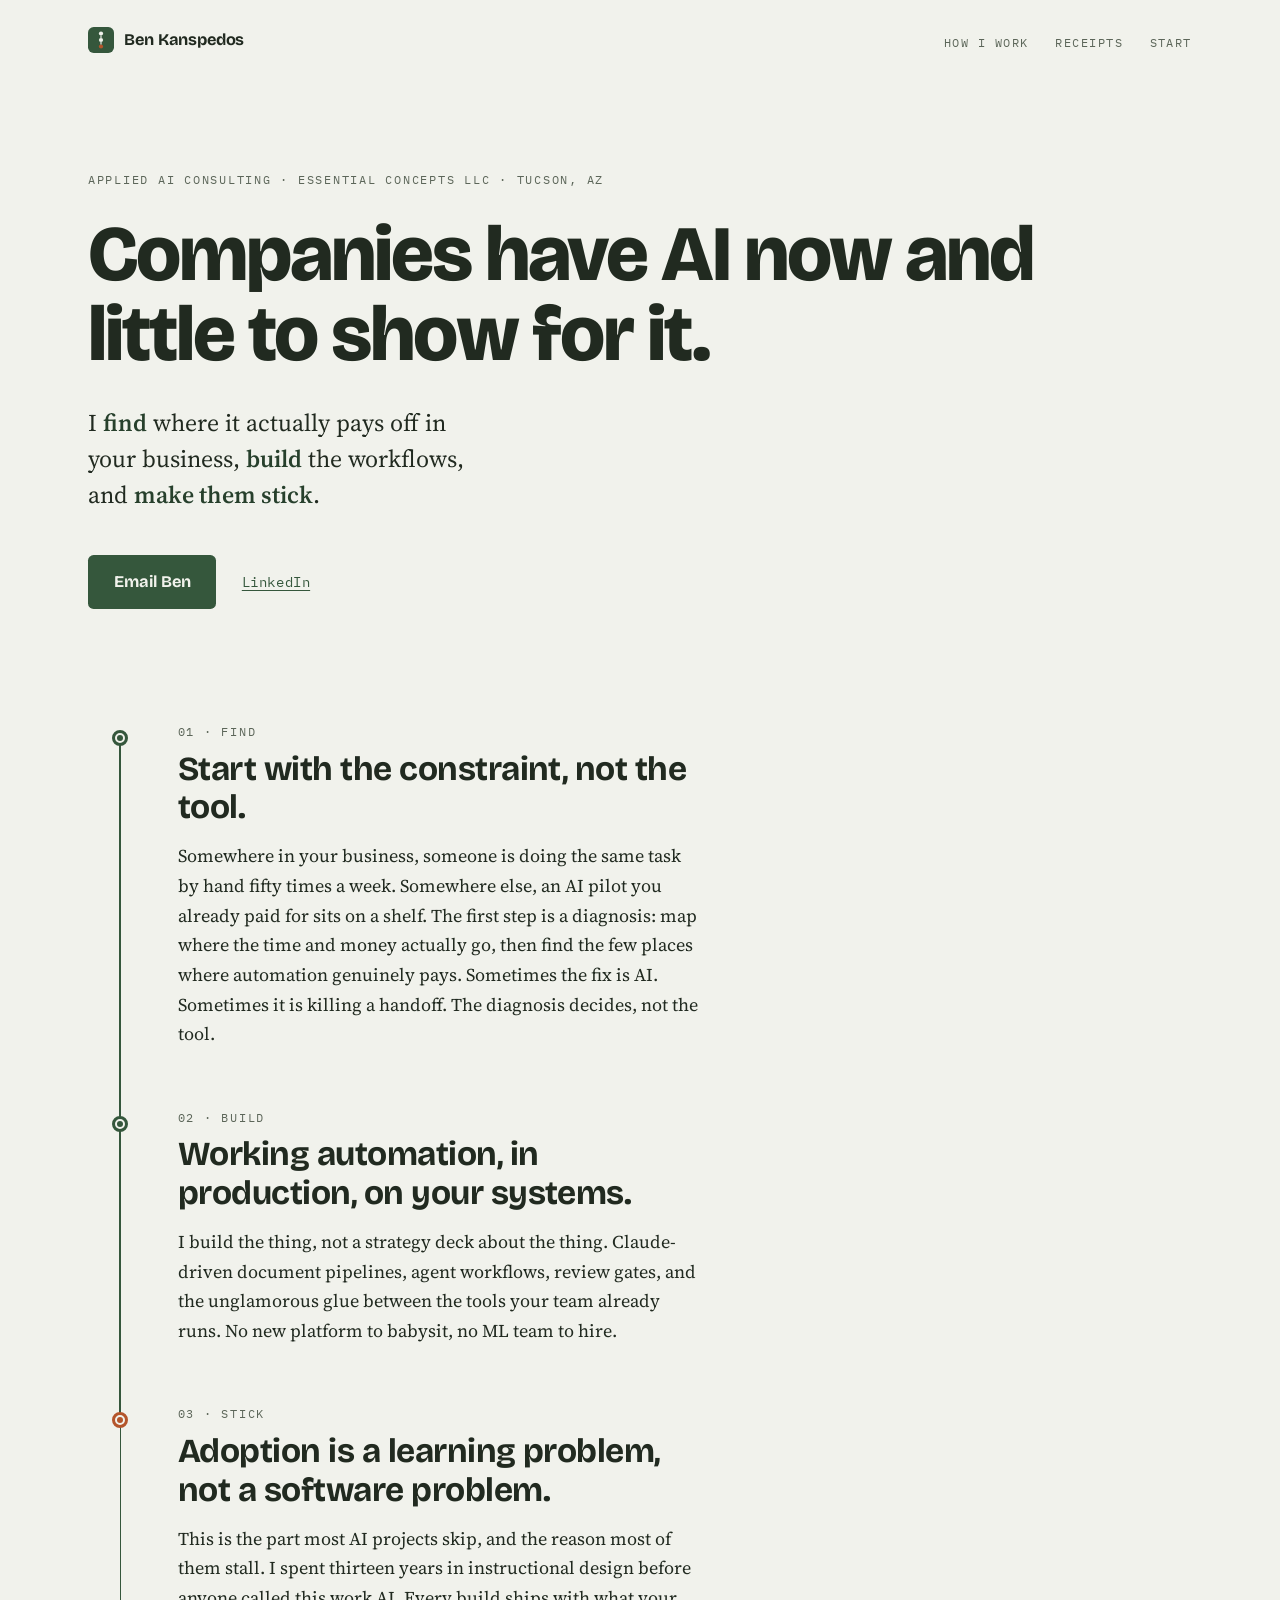
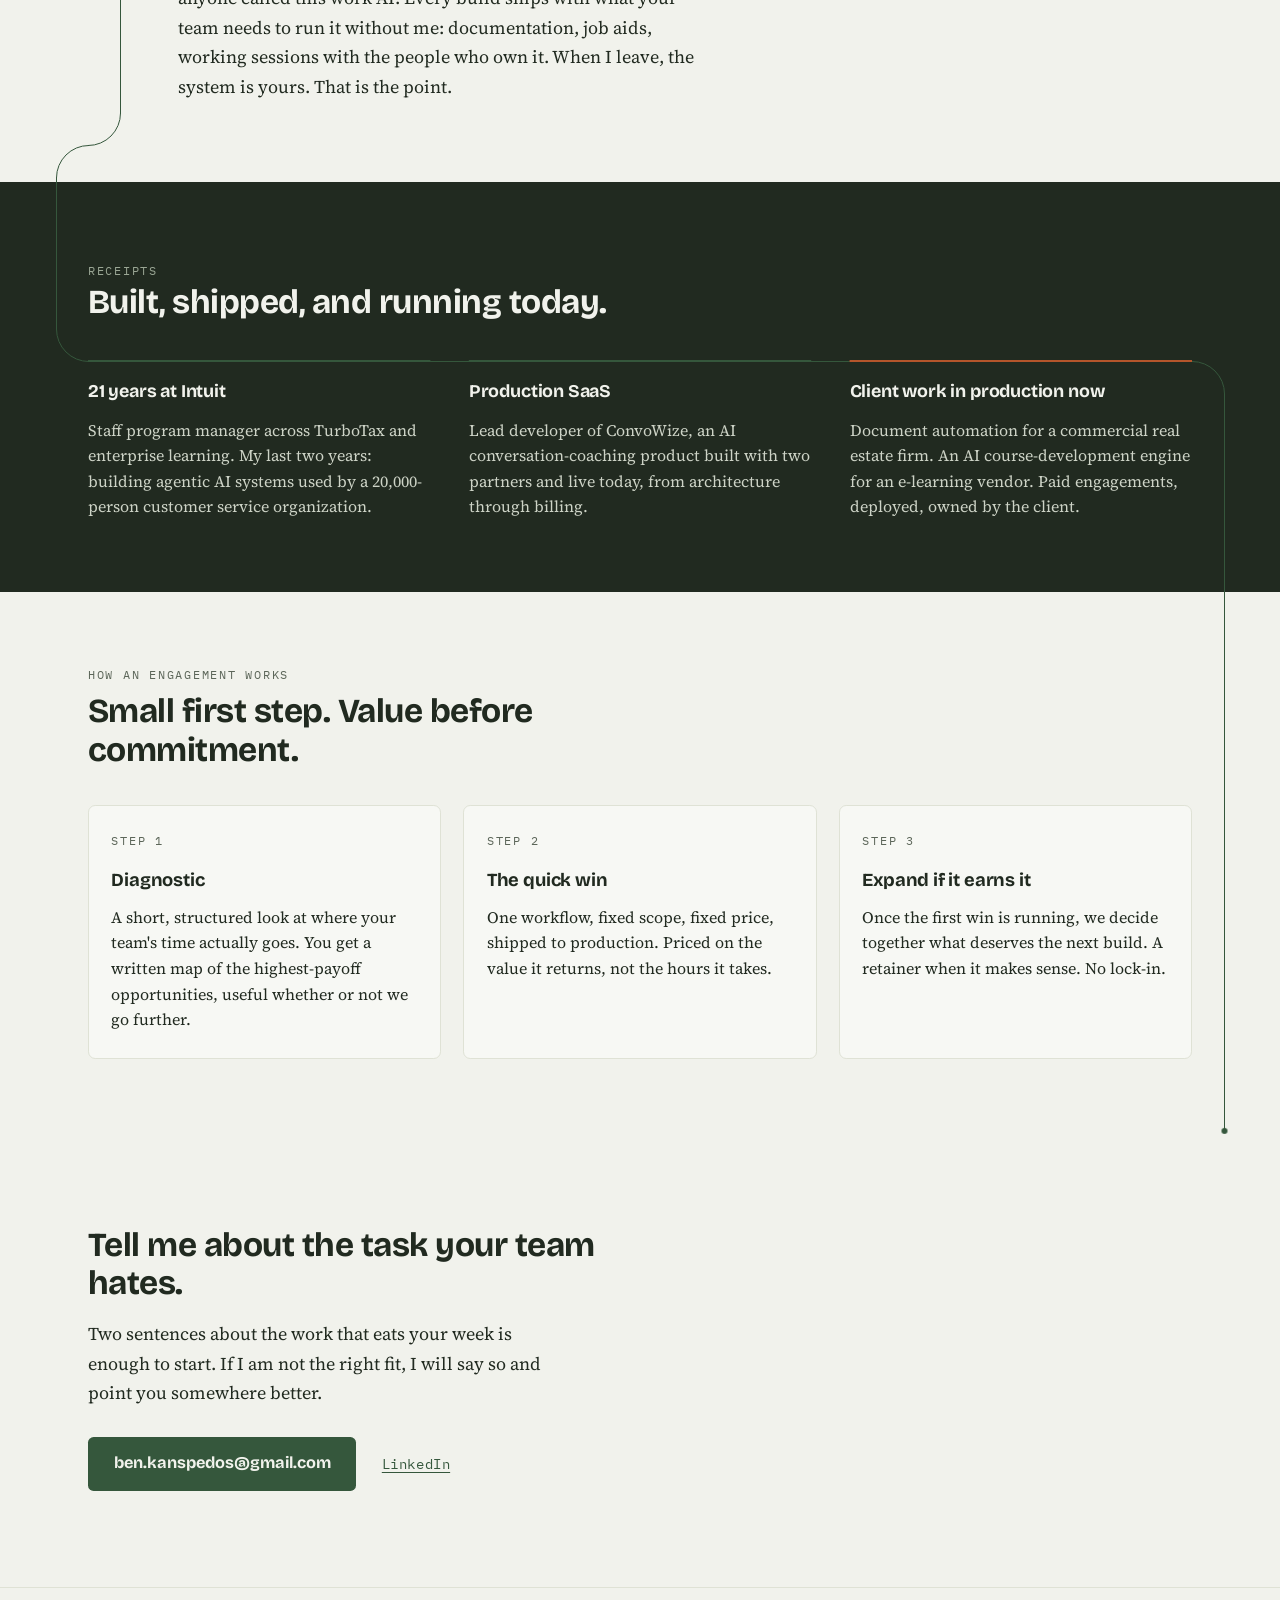
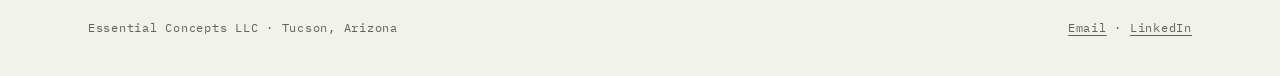
<file: index.html>
<!DOCTYPE html>
<html lang="en">
<head>
<meta charset="utf-8">
<meta name="viewport" content="width=device-width, initial-scale=1">
<title>Ben Kanspedos · Applied AI Consulting · Essential Concepts LLC</title>
<meta name="description" content="Companies have AI now and little to show for it. I find where it actually pays off, build the workflows, and make them stick. Applied AI consulting by Ben Kanspedos, Essential Concepts LLC, Tucson AZ.">
<meta property="og:title" content="Ben Kanspedos · Applied AI Consulting">
<meta property="og:description" content="I find where AI actually pays off, build the workflows, and make them stick.">
<meta property="og:type" content="website">
<meta property="og:url" content="https://benkanspedos.com/">
<meta property="og:image" content="https://benkanspedos.com/og-image.png">
<meta property="og:image:width" content="1200">
<meta property="og:image:height" content="630">
<meta property="og:image:alt" content="Ben Kanspedos, applied AI consulting. Headline: Companies have AI now and little to show for it. Beside it a three stage rail: 01 Find, 02 Build, 03 Stick.">
<meta name="twitter:card" content="summary_large_image">
<meta name="twitter:title" content="Ben Kanspedos · Applied AI Consulting">
<meta name="twitter:description" content="I find where AI actually pays off, build the workflows, and make them stick.">
<meta name="twitter:image" content="https://benkanspedos.com/og-image.png">
<link rel="icon" href="data:image/svg+xml,%3Csvg xmlns='http://www.w3.org/2000/svg' viewBox='0 0 32 32'%3E%3Crect width='32' height='32' rx='7' fill='%2335573C'/%3E%3Ccircle cx='16' cy='8' r='2.6' fill='%23F1F2EC'/%3E%3Ccircle cx='16' cy='16' r='2.6' fill='%23F1F2EC'/%3E%3Ccircle cx='16' cy='24' r='2.6' fill='%23B4552B'/%3E%3Cpath d='M16 10.6v2.8m0 5.2v2.8' stroke='%23F1F2EC' stroke-width='1.4'/%3E%3C/svg%3E">
<link rel="preconnect" href="https://fonts.googleapis.com">
<link rel="preconnect" href="https://fonts.gstatic.com" crossorigin>
<link href="https://fonts.googleapis.com/css2?family=Bricolage+Grotesque:opsz,wght@12..96,500;12..96,700;12..96,800&family=Source+Serif+4:opsz,wght@8..60,400;8..60,600&family=IBM+Plex+Mono:wght@400;500&display=swap" rel="stylesheet">
<style>
:root{
  --paper:#F1F2EC;
  --ink:#212A20;
  --green:#35573C;
  --green-deep:#27402C;
  --clay:#B4552B;
  --mist:#DFE2D5;
  --faint:#5C6659;
  --max:72rem;
}
*{box-sizing:border-box;margin:0;padding:0}
html{scroll-behavior:smooth}
@media (prefers-reduced-motion:reduce){html{scroll-behavior:auto}}
body{
  background:var(--paper);
  color:var(--ink);
  font-family:"Source Serif 4",Georgia,serif;
  font-size:1.125rem;
  line-height:1.65;
  -webkit-font-smoothing:antialiased;
}
::selection{background:var(--clay);color:var(--paper)}
a{color:var(--green);text-decoration-thickness:1px;text-underline-offset:3px}
a:hover{color:var(--green-deep)}
a:focus-visible,button:focus-visible{outline:3px solid var(--clay);outline-offset:3px;border-radius:2px}
.wrap{max-width:var(--max);margin:0 auto;padding:0 1.5rem}
.mono{font-family:"IBM Plex Mono",ui-monospace,monospace;font-size:.78rem;letter-spacing:.14em;text-transform:uppercase;color:var(--faint)}

/* header */
header{padding:1.6rem 0}
header .wrap{display:flex;align-items:center;justify-content:space-between;gap:1rem}
.mark{display:flex;align-items:center;gap:.65rem;text-decoration:none;color:var(--ink)}
.mark svg{display:block}
.mark span{font-family:"Bricolage Grotesque",sans-serif;font-weight:700;font-size:1.02rem;letter-spacing:-.01em}
header nav a{margin-left:1.4rem;font-family:"IBM Plex Mono",monospace;font-size:.78rem;letter-spacing:.12em;text-transform:uppercase;text-decoration:none;color:var(--faint)}
header nav a:hover{color:var(--green)}
@media(max-width:40rem){header nav{display:none}}

/* hero */
.hero{padding:5.5rem 0 6rem}
.hero .mono{margin-bottom:1.6rem;display:block}
h1{
  font-family:"Bricolage Grotesque",sans-serif;
  font-weight:800;
  font-size:clamp(2.5rem,6.4vw,4.9rem);
  line-height:1.02;
  letter-spacing:-.025em;
  max-width:20ch;
}
.hero .sub{
  margin-top:1.9rem;
  font-size:clamp(1.2rem,2.2vw,1.5rem);
  line-height:1.5;
  max-width:34ch;
}
.hero .sub b{font-weight:600;color:var(--green-deep)}
.cta-row{margin-top:2.6rem;display:flex;align-items:center;gap:1.6rem;flex-wrap:wrap}
.btn{
  display:inline-block;
  font-family:"Bricolage Grotesque",sans-serif;
  font-weight:700;
  font-size:1.02rem;
  color:var(--paper);
  background:var(--green);
  padding:.85rem 1.6rem;
  border-radius:.35rem;
  text-decoration:none;
  transition:background .15s ease;
}
.btn:hover{background:var(--green-deep);color:var(--paper)}
.cta-row .quiet{font-family:"IBM Plex Mono",monospace;font-size:.85rem;letter-spacing:.04em}

/* process rail */
.process{padding:1rem 0 4.5rem}
.stage{
  display:grid;
  grid-template-columns:4rem 1fr;
  gap:0 1.6rem;
  max-width:56rem;
}
.rail{position:relative;display:flex;justify-content:center}
.rail::before{
  content:"";
  position:absolute;
  top:0;bottom:0;left:50%;
  width:2px;
  transform:translateX(-50%);
  background:var(--mist);
}
.stage:first-child .rail::before{top:.6rem}
.stage:last-child .rail::before{bottom:auto;height:.6rem}
.node{
  position:relative;z-index:1;
  width:1rem;height:1rem;
  margin-top:.55rem;
  border-radius:50%;
  background:var(--paper);
  border:3px solid var(--green);
}
.stage.stick .node{border-color:var(--clay)}
.stage-body{padding:0 0 3.6rem}
.stage:last-child .stage-body{padding-bottom:.5rem}
.stage .mono{display:block;margin-bottom:.5rem}
h2{
  font-family:"Bricolage Grotesque",sans-serif;
  font-weight:700;
  font-size:clamp(1.55rem,3vw,2.1rem);
  letter-spacing:-.015em;
  line-height:1.15;
  max-width:24ch;
}
.stage p{margin-top:.9rem;max-width:58ch}
@media(max-width:40rem){
  .stage{grid-template-columns:2.2rem 1fr;gap:0 1rem}
}

/* reveal */
.reveal{opacity:0;transform:translateY(14px);transition:opacity .5s ease,transform .5s ease}
.reveal.in{opacity:1;transform:none}
@media (prefers-reduced-motion:reduce){.reveal{opacity:1;transform:none;transition:none}}
/* a printed page was never scrolled, so nothing below the fold has been revealed yet: show it all */
@media print{.reveal{opacity:1;transform:none}}

/* receipts */
.receipts{background:var(--ink);color:var(--paper);padding:4.5rem 0}
.receipts h2{color:var(--paper)}
.receipts .mono{color:#9AA694}
.receipt-grid{margin-top:2.4rem;display:grid;grid-template-columns:repeat(3,1fr);gap:2.4rem}
.receipt h3{
  font-family:"Bricolage Grotesque",sans-serif;
  font-weight:700;font-size:1.12rem;letter-spacing:-.01em;
  padding-top:.9rem;border-top:2px solid var(--green);
}
.receipts .receipt:last-child h3{border-top-color:var(--clay)}
.receipt p{margin-top:.7rem;font-size:1rem;line-height:1.6;color:#CDD3C6}
@media(max-width:48rem){.receipt-grid{grid-template-columns:1fr}}

/* engagement */
.engage{padding:4.5rem 0}
.engage .mono{display:block;margin-bottom:.5rem}
.steps{margin-top:2.2rem;display:grid;grid-template-columns:repeat(3,1fr);gap:1.4rem}
.step{
  border:1px solid var(--mist);
  background:#FFFFFF66;
  border-radius:.45rem;
  padding:1.5rem 1.4rem 1.6rem;
}
.step .mono{margin-bottom:.9rem}
.step h3{font-family:"Bricolage Grotesque",sans-serif;font-weight:700;font-size:1.15rem;letter-spacing:-.01em}
.step p{margin-top:.6rem;font-size:1rem;line-height:1.6}
@media(max-width:48rem){.steps{grid-template-columns:1fr}}

/* contact */
.contact{padding:3.5rem 0 6rem}
.contact .card{
  border-top:3px solid var(--green);
  max-width:56rem;
  padding-top:2.2rem;
}
.contact p{margin-top:1rem;max-width:52ch}
.contact .cta-row{margin-top:1.8rem}

/* footer */
footer{border-top:1px solid var(--mist);padding:1.8rem 0 2.4rem}
footer .wrap{display:flex;justify-content:space-between;gap:1rem;flex-wrap:wrap}
footer p{font-family:"IBM Plex Mono",monospace;font-size:.78rem;letter-spacing:.06em;color:var(--faint)}
footer a{color:var(--faint)}
footer a:hover{color:var(--green)}

/* thread: one hairline drawn down the page on scroll, stringing the page's own rules
   together. The script at the end of the page builds it, and only when motion is allowed,
   so without it every rule above stays static. */
/* One box holds the whole drawing, and its width is the page's own. Nothing inside it can
   push the page wider than the screen, which on a rotated phone would shrink the whole
   page to fit until the drawing was rebuilt. */
.thread-box{position:absolute;top:0;left:0;right:0;overflow:hidden;pointer-events:none}
.thread,.thread-tip{position:absolute;top:0;left:0}
.thread path{fill:none;stroke:var(--green);stroke-linecap:round}
/* where the thread runs along one of the page's rules, the rule is inked at its own weight
   (read from the rule itself by the script) and in its own colour */
.thread .rule{stroke-linecap:butt}
.thread .clay{stroke:var(--clay)}
/* the one flourish: on the dark band each receipt rule arrives lit, then settles to its own colour */
.thread .fresh{animation:thread-settle 1.8s ease-in-out}
@keyframes thread-settle{0%,20%{stroke:var(--paper)}}
/* the point the thread is being drawn from: the same dot that fills each rail node. It has
   its own layer, so moving it costs no repaint. */
.thread-tip{width:6px;height:6px;margin:-3px 0 0 -3px;border-radius:50%;background:var(--green);opacity:0;transition:opacity .4s ease;will-change:transform}
.thread-tip.on{opacity:1}
.thread-tip.ink{background:var(--paper)}
.node::after{
  content:"";
  position:absolute;inset:2px;
  border-radius:50%;
  background:var(--green);
  transform:scale(0);
  transition:transform .3s ease;
}
.stage.stick .node::after{background:var(--clay)}
.node.lit::after{transform:scale(1)}
@media screen{
  /* the thread inks these rules itself */
  .threaded .receipts .receipt h3,.threaded-card .contact .card{border-top-color:transparent}
  /* the thread ends at this button: keep the button's focus ring above it */
  .threaded .contact .btn{position:relative;z-index:1}
}
@media print{.thread-box,.node::after{display:none}}
</style>
<noscript><style>/* no script means nothing ever adds .in, so show the revealed blocks outright */.reveal{opacity:1;transform:none}</style></noscript>
</head>
<body>

<header>
  <div class="wrap">
    <a class="mark" href="#top" aria-label="Ben Kanspedos home">
      <svg width="26" height="26" viewBox="0 0 32 32" aria-hidden="true"><rect width="32" height="32" rx="7" fill="#35573C"/><circle cx="16" cy="8" r="2.6" fill="#F1F2EC"/><circle cx="16" cy="16" r="2.6" fill="#F1F2EC"/><circle cx="16" cy="24" r="2.6" fill="#B4552B"/><path d="M16 10.6v2.8m0 5.2v2.8" stroke="#F1F2EC" stroke-width="1.4"/></svg>
      <span>Ben Kanspedos</span>
    </a>
    <nav aria-label="Sections">
      <a href="#how">How I work</a>
      <a href="#receipts">Receipts</a>
      <a href="#start">Start</a>
    </nav>
  </div>
</header>

<main id="top">
  <section class="hero">
    <div class="wrap">
      <span class="mono">Applied AI consulting · Essential Concepts LLC · Tucson, AZ</span>
      <h1>Companies have AI now and little to show for it.</h1>
      <p class="sub">I <b>find</b> where it actually pays off in your business, <b>build</b> the workflows, and <b>make them stick</b>.</p>
      <div class="cta-row">
        <a class="btn" href="mailto:ben.kanspedos@gmail.com?subject=The%20task%20my%20team%20hates">Email Ben</a>
        <a class="quiet" href="https://www.linkedin.com/in/ben-kanspedos-082b446" rel="me">LinkedIn</a>
      </div>
    </div>
  </section>

  <section class="process" id="how" aria-label="How I work">
    <div class="wrap">

      <div class="stage reveal">
        <div class="rail"><div class="node" aria-hidden="true"></div></div>
        <div class="stage-body">
          <span class="mono">01 · Find</span>
          <h2>Start with the constraint, not the tool.</h2>
          <p>Somewhere in your business, someone is doing the same task by hand fifty times a week. Somewhere else, an AI pilot you already paid for sits on a shelf. The first step is a diagnosis: map where the time and money actually go, then find the few places where automation genuinely pays. Sometimes the fix is AI. Sometimes it is killing a handoff. The diagnosis decides, not the tool.</p>
        </div>
      </div>

      <div class="stage reveal">
        <div class="rail"><div class="node" aria-hidden="true"></div></div>
        <div class="stage-body">
          <span class="mono">02 · Build</span>
          <h2>Working automation, in production, on your systems.</h2>
          <p>I build the thing, not a strategy deck about the thing. Claude-driven document pipelines, agent workflows, review gates, and the unglamorous glue between the tools your team already runs. No new platform to babysit, no ML team to hire.</p>
        </div>
      </div>

      <div class="stage stick reveal">
        <div class="rail"><div class="node" aria-hidden="true"></div></div>
        <div class="stage-body">
          <span class="mono">03 · Stick</span>
          <h2>Adoption is a learning problem, not a software problem.</h2>
          <p>This is the part most AI projects skip, and the reason most of them stall. I spent thirteen years in instructional design before anyone called this work AI. Every build ships with what your team needs to run it without me: documentation, job aids, working sessions with the people who own it. When I leave, the system is yours. That is the point.</p>
        </div>
      </div>

    </div>
  </section>

  <section class="receipts" id="receipts">
    <div class="wrap">
      <span class="mono">Receipts</span>
      <h2>Built, shipped, and running today.</h2>
      <div class="receipt-grid">
        <div class="receipt reveal">
          <h3>21 years at Intuit</h3>
          <p>Staff program manager across TurboTax and enterprise learning. My last two years: building agentic AI systems used by a 20,000-person customer service organization.</p>
        </div>
        <div class="receipt reveal">
          <h3>Production SaaS</h3>
          <p>Lead developer of ConvoWize, an AI conversation-coaching product built with two partners and live today, from architecture through billing.</p>
        </div>
        <div class="receipt reveal">
          <h3>Client work in production now</h3>
          <p>Document automation for a commercial real estate firm. An AI course-development engine for an e-learning vendor. Paid engagements, deployed, owned by the client.</p>
        </div>
      </div>
    </div>
  </section>

  <section class="engage" id="start">
    <div class="wrap">
      <span class="mono">How an engagement works</span>
      <h2>Small first step. Value before commitment.</h2>
      <div class="steps">
        <div class="step reveal">
          <span class="mono">Step 1</span>
          <h3>Diagnostic</h3>
          <p>A short, structured look at where your team's time actually goes. You get a written map of the highest-payoff opportunities, useful whether or not we go further.</p>
        </div>
        <div class="step reveal">
          <span class="mono">Step 2</span>
          <h3>The quick win</h3>
          <p>One workflow, fixed scope, fixed price, shipped to production. Priced on the value it returns, not the hours it takes.</p>
        </div>
        <div class="step reveal">
          <span class="mono">Step 3</span>
          <h3>Expand if it earns it</h3>
          <p>Once the first win is running, we decide together what deserves the next build. A retainer when it makes sense. No lock-in.</p>
        </div>
      </div>
    </div>
  </section>

  <section class="contact">
    <div class="wrap">
      <div class="card">
        <h2>Tell me about the task your team hates.</h2>
        <p>Two sentences about the work that eats your week is enough to start. If I am not the right fit, I will say so and point you somewhere better.</p>
        <div class="cta-row">
          <a class="btn" href="mailto:ben.kanspedos@gmail.com?subject=The%20task%20my%20team%20hates">ben.kanspedos@gmail.com</a>
          <a class="quiet" href="https://www.linkedin.com/in/ben-kanspedos-082b446" rel="me">LinkedIn</a>
        </div>
      </div>
    </div>
  </section>
</main>

<footer>
  <div class="wrap">
    <p>Essential Concepts LLC · Tucson, Arizona</p>
    <p><a href="mailto:ben.kanspedos@gmail.com">Email</a> · <a href="https://www.linkedin.com/in/ben-kanspedos-082b446" rel="me">LinkedIn</a></p>
  </div>
</footer>

<script>
(function(){
  var reduce=window.matchMedia("(prefers-reduced-motion: reduce)").matches;
  var els=document.querySelectorAll(".reveal");
  if(reduce||!("IntersectionObserver" in window)){
    els.forEach(function(el){el.classList.add("in")});
    return;
  }
  var io=new IntersectionObserver(function(entries){
    entries.forEach(function(e){
      if(e.isIntersecting){e.target.classList.add("in");io.unobserve(e.target)}
    });
  },{threshold:.18});
  els.forEach(function(el){io.observe(el)});
})();
</script>

<script>
/* Thread: one continuous hairline, drawn as the page is scrolled and never undrawn. It
   runs down the FIND / BUILD / STICK rail, through the receipt rules and the contact rule,
   and ends at the email button, inking each of those rules as it passes. Reduced motion
   never builds it: that visitor gets the static page. */
(function(){
  if(window.matchMedia("(prefers-reduced-motion: reduce), (forced-colors: active)").matches||!("ResizeObserver" in window))return;
  var root=document.documentElement,body=document.body,
      nodes=document.querySelectorAll(".process .node"),
      rules=document.querySelectorAll(".receipt h3"),
      band=document.querySelector(".receipts"),
      card=document.querySelector(".contact .card"),
      btn=document.querySelector(".contact .btn");
  if(nodes.length<2||!rules.length||!band||!card||!btn)return;

  var HAIR=1,    // px: the thread's weight, before it is fitted to whole device pixels
      PEN=.72,   // how far down the viewport the line has been drawn
      TAU=.1,    // seconds the line trails the scroll by
      ACC=4000,  // px/s2: eases the line into a long run
      VMAX=1200, // px/s: keeps a full-width run deliberate
      VMIN=90;   // px/s: no endless tail when it settles

  var NS="http://www.w3.org/2000/svg";
  function make(tag,cls){var e=document.createElementNS(NS,tag);if(cls)e.setAttribute("class",cls);return e}
  var frame=document.createElement("div"),svg=make("svg","thread"),tip=document.createElement("i");
  frame.className="thread-box";
  frame.setAttribute("aria-hidden","true");
  frame.appendChild(svg);frame.appendChild(tip);
  body.appendChild(frame);

  var pieces=[],strokes=[],marks=[],total=0,endY=0,pageH=0,laidW=0,bandTop=0,bandBottom=0,
      drawn=0,goal=0,vel=0,raf=0,last=0,queued=0,lit=0,dead=0,tipClass="";
  function clamp(v,lo,hi){return Math.max(lo,Math.min(hi,v))}

  // An element's box in page space, as laid out: the reveal offset is taken back out.
  function box(e){
    var r=e.getBoundingClientRect(),p=e.closest(".reveal"),dy=0;
    if(p){var t=getComputedStyle(p).transform;if(t&&t!=="none")dy=new DOMMatrixReadOnly(t).m42}
    return{l:r.left+window.scrollX,r:r.right+window.scrollX,t:r.top+window.scrollY-dy,b:r.bottom+window.scrollY-dy,w:r.width,h:r.height};
  }

  // How much of the line lies above a height on the page. The route never climbs, and a
  // level run counts whole as soon as its height is reached.
  function lenAt(y){
    var l=0;
    for(var i=0;i<pieces.length;i++){
      var s=pieces[i];
      if(y>=s.y1){l=s.b;continue}
      if(y>s.y0)l=s.a+(s.b-s.a)*(y-s.y0)/(s.y1-s.y0);
      break;
    }
    return l;
  }

  // Where the line has got to, worked out from the route itself so the frame loop never
  // has to ask the browser to measure anything.
  function pointAt(l){
    for(var i=0;i<pieces.length;i++){
      var s=pieces[i];
      if(l>s.b&&i<pieces.length-1)continue;
      var f=clamp((l-s.a)/(s.b-s.a),0,1);
      if(!s.arc)return[s.x0+(s.x1-s.x0)*f,s.y0+(s.y1-s.y0)*f];
      var c=Math.cos(f*Math.PI/2)*s.arc,n=Math.sin(f*Math.PI/2)*s.arc;
      return[s.x0+s.vx*(s.arc-c)+s.ux*n,s.y0+s.vy*(s.arc-c)+s.uy*n];
    }
    return[0,0];
  }

  // Length of line before a point on one of its level runs.
  function along(x,y){
    for(var i=0;i<pieces.length;i++){
      var s=pieces[i];
      if(!s.arc&&s.y0===s.y1&&Math.abs(s.y0-y)<.01)
        return s.a+Math.abs(clamp(x,Math.min(s.x0,s.x1),Math.max(s.x0,s.x1))-s.x0);
    }
    return 0;
  }

  // One stroke of the drawing: where along the thread it starts and how long it is. The
  // thread is a stroke per piece of its route, so a frame repaints only the piece being
  // drawn, plus a stroke for each of the page's own rules it inks on the way.
  function stroke(cls,d,a,len,lights){
    var e=make("path",cls);
    e.setAttribute("d",d);
    svg.appendChild(e);
    strokes.push({e:e,a:a,len:len,v:-1,lights:lights});
    return e;
  }
  function rule(cls,w,x1,y1,x2,y2,a,lights){
    stroke("rule "+cls,"M"+x1+" "+y1+"L"+x2+" "+y2,a,Math.abs(x2-x1)+Math.abs(y2-y1),lights).style.strokeWidth=w;
  }

  function layout(){
    var dpr=window.devicePixelRatio||1,W=root.clientWidth,
        was=total?drawn/total:0,wasGoal=total?goal/total:0;
    // a line's weight as the browser paints a border: whole device pixels, never less than one
    function weight(v){return Math.max(1,Math.floor(parseFloat(v)*dpr+.01))/dpr}
    // nearest place on the device pixel grid for an edge, and for the middle of the hairline
    function snap(v){return Math.round(v*dpr)/dpr}
    function mid(v){return Math.round(hair*dpr)%2?snap(v-.5/dpr)+.5/dpr:snap(v)}
    var hair=weight(HAIR),
        n=[].map.call(nodes,box),c=box(card),b=box(btn),band_=box(band),
        gut=Math.min(32,c.l/2), // every corner lives in the page margin
        xl=mid(c.l-gut),xr=mid(W-c.l+gut),
        xrail=snap(n[0].l)+n[0].w/2,xn=mid(xrail),y0=n[0].t+n[0].h/2,
        railW=weight(getComputedStyle(nodes[0].parentNode,"::before").width),
        yj=mid((box(nodes[nodes.length-1].closest(".stage")).b+band_.t)/2),
        pts=[[xn,y0],[xn,yj],[xl,yj]],rows=[],side=0;

    // the receipt rules, row by row, swept in alternate directions
    rules.forEach(function(h,i){
      var r=box(h),w=weight(getComputedStyle(h).borderTopWidth),y=snap(r.t)+w/2,k=rows[rows.length-1];
      if(!k||Math.abs(k.at-y)>1)rows.push(k={at:y,y:mid(y),rules:[]});
      k.rules.push({l:r.l,r:r.r,w:w,cls:i===rules.length-1?"clay":""});
    });
    rows.forEach(function(k){pts.push([side?xr:xl,k.y]);side^=1;pts.push([side?xr:xl,k.y])});

    // the contact rule, then down to the email button (only while the button is the first
    // thing on its row: with anything to its left the line would have to cross it)
    var barW=weight(getComputedStyle(card).borderTopWidth),bar=snap(c.t)+barW/2,yc=mid(bar),yb=b.t+b.h/2;
    pts.push([side?xr:xl,yc]);
    if(side)pts.push([xl,yc]);
    if(Math.abs(b.l-c.l)<1)pts.push([xl,yb],[b.l,yb]);

    // the route in pieces, straight runs and quarter-turn corners, each with its place
    // along the thread so the scroll can be mapped onto it
    var len=0,at=pts[0];
    pieces=[];
    function run(x,y,rad,ux,uy,vx,vy,cw){
      var l=rad?Math.PI*rad/2:Math.abs(x-at[0])+Math.abs(y-at[1]);
      if(l>.01){
        pieces.push({a:len,b:len+l,x0:at[0],y0:at[1],x1:x,y1:y,arc:rad||0,ux:ux,uy:uy,vx:vx,vy:vy,
          d:"M"+at[0]+" "+at[1]+(rad?"A"+rad+" "+rad+" 0 0 "+cw+" ":"L")+x+" "+y});
        len+=l;
      }
      at=[x,y];
    }
    for(var i=1;i<pts.length;i++){
      var o=pts[i-1],p=pts[i],q=pts[i+1],
          din=Math.abs(p[0]-o[0])+Math.abs(p[1]-o[1]),
          dout=q?Math.abs(q[0]-p[0])+Math.abs(q[1]-p[1]):0;
      if(!din)continue;
      var ux=(p[0]-o[0])/din,uy=(p[1]-o[1])/din,vx=dout?(q[0]-p[0])/dout:ux,vy=dout?(q[1]-p[1])/dout:uy,
          turn=ux*vy-uy*vx,
          rad=Math.min(gut,i>1?din/2:din,i<pts.length-2?dout/2:dout);
      if(!turn||rad<.5){run(p[0],p[1]);continue}
      run(p[0]-ux*rad,p[1]-uy*rad);
      run(p[0]+vx*rad,p[1]+vy*rad,rad,ux,uy,vx,vy,turn>0?1:0);
    }
    total=len;endY=at[1];bandTop=band_.t;bandBottom=band_.b;pageH=body.offsetHeight;
    frame.style.height=pageH+"px";
    svg.setAttribute("width",W);svg.setAttribute("height",pageH);
    svg.style.strokeWidth=hair;

    // the strokes: the hairline itself, then the rules it inks on its way (the rail, each
    // receipt rule, the contact rule)
    while(svg.firstChild)svg.removeChild(svg.firstChild);
    strokes=[];
    pieces.forEach(function(s){stroke("",s.d,s.a,s.b-s.a)});
    rule("",railW,xrail,y0,xrail,n[n.length-1].t+n[0].h/2,0);
    rows.forEach(function(k,j){k.rules.forEach(function(u){
      var from=j%2?u.r:u.l;
      rule(u.cls,u.w,from,k.at,j%2?u.l:u.r,k.at,along(from,k.y),true);
    })});
    if(side)rule("",barW,c.r,bar,c.l,bar,along(c.r,yc));
    marks=n.map(function(m,i){return{e:nodes[i],at:Math.max(0,m.t-n[0].t-m.h/2)}});
    root.classList.add("threaded");
    root.classList.toggle("threaded-card",!!side);

    // The same width is the same route, re-fitted: the line carries over as a share of its
    // length. A new width is a new route: the line is redrawn to where the reader is now.
    if(W===laidW||!laidW){drawn=was*total;goal=Math.max(wasGoal*total,lenAt(pen()))}
    else drawn=goal=wasGoal<1?lenAt(pen()):total;
    laidW=W;
    draw();
    wake();
  }

  // The height on the page the line should have reached: a fixed way down the viewport,
  // pulled forward over the last screen so the line always arrives at the button.
  function pen(){
    var vh=window.innerHeight,sy=window.scrollY,max=Math.max(1,pageH-vh),
        y=sy+vh*PEN,shy=endY+4-(max+vh*PEN);
    if(shy>0)y+=shy*clamp((sy-max+vh)/vh,0,1);
    return y;
  }

  // Writes only, and only to what changed: a dash length on the stroke being drawn (and on
  // a rule being inked alongside it), and a transform for the tip.
  function draw(){
    strokes.forEach(function(o){
      var v=clamp(drawn-o.a,0,o.len);
      if(v===o.v)return;
      // lit only when it is drawn in view: a rule inked whole in one frame was skipped past
      if(o.lights&&!o.v&&v&&v<o.len)o.e.classList.add("fresh");
      if(!o.v!==!v)o.e.style.visibility=v?"visible":"hidden";
      o.v=v;
      o.e.style.strokeDasharray=v<o.len?v+" "+(o.len+9):"none";
    });
    while(lit<marks.length&&drawn>marks[lit].at)marks[lit++].e.classList.add("lit");
    var p=pointAt(drawn),
        cls="thread-tip"+(drawn&&drawn<total?" on":"")+(p[1]>bandTop&&p[1]<bandBottom?" ink":"");
    tip.style.transform="translate("+p[0]+"px,"+p[1]+"px)";
    if(cls!==tipClass)tip.className=tipClass=cls;
  }

  function step(now){
    var dt=last?Math.min(.05,(now-last)/1000):1/60;last=now;
    // line already above the viewport is not worth animating
    drawn=Math.max(drawn,Math.min(goal,lenAt(window.scrollY-24)));
    vel=Math.min(Math.max((goal-drawn)/TAU,VMIN),vel+ACC*dt,VMAX);
    drawn+=vel*dt;
    if(goal-drawn<.5){drawn=goal;vel=0}
    draw();
    raf=drawn<goal?requestAnimationFrame(step):0;
  }

  function wake(){if(drawn<goal&&!raf){last=0;raf=requestAnimationFrame(step)}}

  // The line only ever grows: scrolling back up leaves it as it is. While the page is a
  // different width from the one the route was fitted to, a rebuild is on its way and the
  // old route says nothing true about the new page, so this waits for it.
  function follow(){
    if(root.clientWidth!==laidW)return;
    var to=lenAt(pen());
    if(to>goal){goal=to;wake()}
  }

  function relay(){if(!queued)queued=requestAnimationFrame(function(){queued=0;layout()})}

  // If any of this ever throws, the thread steps aside for good and the page keeps its own
  // static rules: nothing is left hidden or half-drawn.
  function guard(fn){
    return function(a){
      if(dead)return;
      try{fn(a)}catch(e){
        dead=1;
        root.classList.remove("threaded","threaded-card");
        frame.style.display="none";
        nodes.forEach(function(n){n.classList.remove("lit")});
      }
    };
  }
  layout=guard(layout);step=guard(step);follow=guard(follow);

  // re-fitted in the same frame the page reflows, so an inked rule never sits off its heading
  new ResizeObserver(layout).observe(body);
  if(document.fonts&&document.fonts.ready)document.fonts.ready.then(relay);
  window.addEventListener("load",relay);
  window.addEventListener("scroll",follow,{passive:true});
  window.addEventListener("resize",follow);
  layout();
})();
</script>

</body>
</html>
</file>
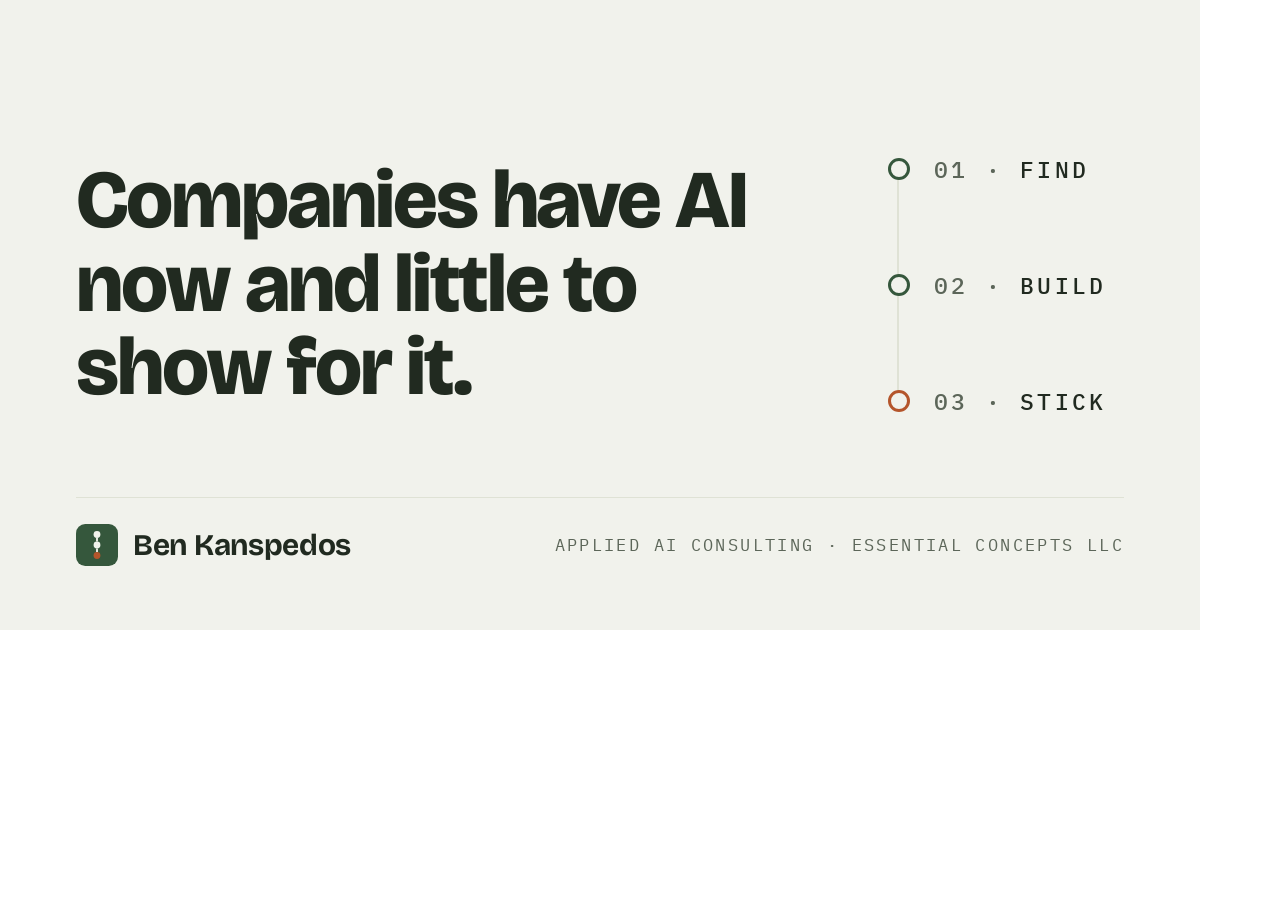
<file: og-card.html>
<!DOCTYPE html>
<html lang="en">
<head>
<meta charset="utf-8">
<title>og-card source (1200x630)</title>
<!--
  Source for og-image.png. Every value here comes from DESIGN.md; nothing is invented.
  Regenerate with system Chrome, no repo dependencies:

    chrome --headless --disable-gpu --hide-scrollbars --window-size=1200,630 \
           --virtual-time-budget=8000 --screenshot=og-image.png og-card.html

  Then confirm the output is exactly 1200x630 before committing it.
-->
<link rel="preconnect" href="https://fonts.googleapis.com">
<link rel="preconnect" href="https://fonts.gstatic.com" crossorigin>
<link href="https://fonts.googleapis.com/css2?family=Bricolage+Grotesque:opsz,wght@12..96,700;12..96,800&family=IBM+Plex+Mono:wght@400;500&display=block" rel="stylesheet">
<style>
:root{
  --paper:#F1F2EC;
  --ink:#212A20;
  --green:#35573C;
  --clay:#B4552B;
  --mist:#DFE2D5;
  --faint:#5C6659;
}
*{box-sizing:border-box;margin:0;padding:0}
html,body{background:#ffffff}
.card{
  width:1200px;
  height:630px;
  background:var(--paper);
  color:var(--ink);
  padding:72px 76px 64px;
  display:flex;
  flex-direction:column;
  -webkit-font-smoothing:antialiased;
  overflow:hidden;
}

/* the statement, and the rail that answers it */
.mid{
  flex:1;
  display:flex;
  align-items:center;
  justify-content:space-between;
  gap:56px;
}
h1{
  font-family:"Bricolage Grotesque",sans-serif;
  font-weight:800;
  font-size:82px;
  line-height:1.02;
  letter-spacing:-.025em;
  width:756px;
}

/* signature element: the FIND / BUILD / STICK rail */
.rail{position:relative;list-style:none;padding-left:46px;width:236px}
.rail::before{
  content:"";
  position:absolute;
  left:9px;top:11px;bottom:11px;
  width:2px;
  background:var(--mist);
}
.rail li{display:flex;align-items:center;height:22px}
.rail li + li{margin-top:94px}
.node{
  position:absolute;left:0;
  width:22px;height:22px;
  border-radius:50%;
  background:var(--paper);
  border:3px solid var(--green);
}
.rail li.stick .node{border-color:var(--clay)}
.lbl{
  font-family:"IBM Plex Mono",monospace;
  font-weight:500;
  font-size:23px;
  letter-spacing:.14em;
  text-transform:uppercase;
  white-space:nowrap;
  color:var(--ink);
}
.lbl i{font-style:normal;color:var(--faint)}

/* signature bar */
.bot{
  display:flex;
  align-items:center;
  justify-content:space-between;
  gap:32px;
  border-top:1px solid var(--mist);
  padding-top:26px;
}
.mark{display:flex;align-items:center;gap:15px}
.mark svg{display:block}
.mark span{
  font-family:"Bricolage Grotesque",sans-serif;
  font-weight:700;
  font-size:30px;
  letter-spacing:-.01em;
}
.who{
  font-family:"IBM Plex Mono",monospace;
  font-size:17px;
  letter-spacing:.14em;
  text-transform:uppercase;
  color:var(--faint);
}
</style>
</head>
<body>

<div class="card">

  <div class="mid">
    <h1>Companies have AI now and little to show for it.</h1>
    <ol class="rail">
      <li><span class="node"></span><span class="lbl"><i>01 &middot;</i> Find</span></li>
      <li><span class="node"></span><span class="lbl"><i>02 &middot;</i> Build</span></li>
      <li class="stick"><span class="node"></span><span class="lbl"><i>03 &middot;</i> Stick</span></li>
    </ol>
  </div>

  <div class="bot">
    <div class="mark">
      <svg width="42" height="42" viewBox="0 0 32 32" aria-hidden="true"><rect width="32" height="32" rx="7" fill="#35573C"/><circle cx="16" cy="8" r="2.6" fill="#F1F2EC"/><circle cx="16" cy="16" r="2.6" fill="#F1F2EC"/><circle cx="16" cy="24" r="2.6" fill="#B4552B"/><path d="M16 10.6v2.8m0 5.2v2.8" stroke="#F1F2EC" stroke-width="1.4"/></svg>
      <span>Ben Kanspedos</span>
    </div>
    <span class="who">Applied AI consulting &middot; Essential Concepts LLC</span>
  </div>

</div>

</body>
</html>
</file>
